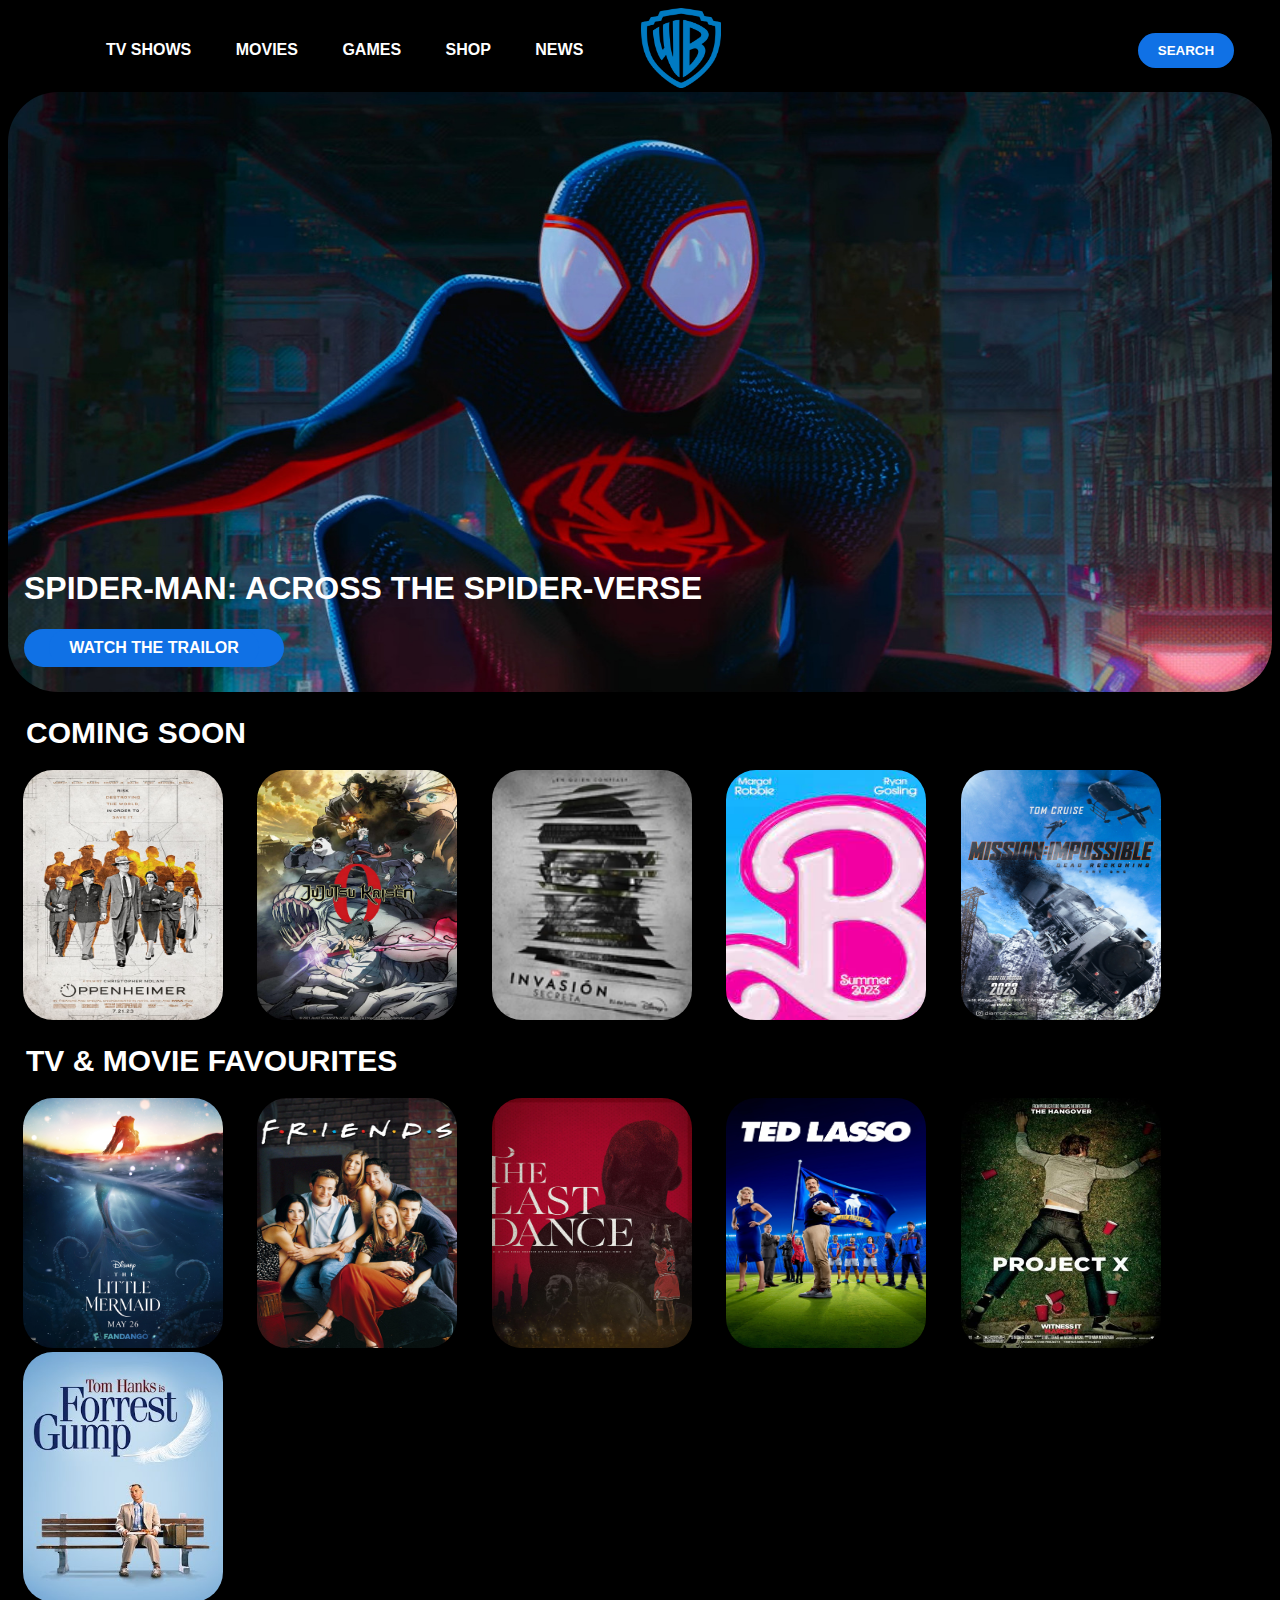
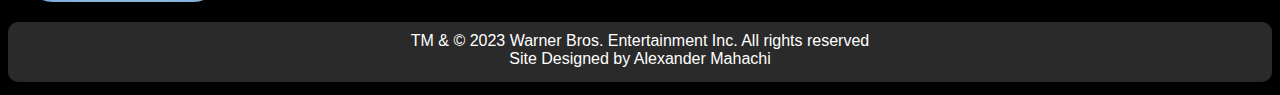
<file: index.html>
<!--THIS MAIN PAGE/HOME PAGE THAT USERS WILL SEE FIRST AND SHOWS A MIXTURE OF BOTH MOVIES AND TV SERIES AND LINKS TO OTHER PAGES-->

<!DOCTYPE html>
<html lang="en">

    <head>
        <meta charset="UTF-8">
		<meta http-equiv="X-UA-Compatible" content="IE-edge">
		<meta name="viewport" content="width=device-width, initial-scale=1.0">
		<title> Warner Bros | Home of Warner Bros Movies, TV, Games & More</title>
		<link rel="stylesheet" href="warner_style.css">
    </head>

    <body>
         <!--NAVIGATION BAR THAT APPEARS ON EVERY PAGE-->
        <div class="topsection">
            <nav>
            <ul>
                <li><a href="warnerbros_tvshows.html">TV SHOWS</a></li>
                <li><a href="warnerbros_movies.html">MOVIES</a></li>
                <li><a href="warnerbros_games.html">GAMES</a></li>
                <li><a href="warnerbros_shop.html">SHOP</a></li>
                <li><a href="warnerbros_news.html">NEWS</a></li>
            </ul>
            <a href="index.html" class="logo"><!--LINK TAKES US BACK TO THE HOME PAGE WHEN USER CLICKS ON THE LOGO-->
                <img src="warner_logo.png" alt="Warner Bros logo" width="80px" height="80px">
            </a>
            <button type="button">SEARCH</button><!--A BUTTON FOR SEARCHING BUT I DIDNT GIVE IT ANY FUNCTIONALITY-->
            </nav>
        </div>

        <!--IMAGE THAT SPANS THE WIDTH OF THE BROWSER WINDOW. CATCHES THE EYE AND HAS TEXT & HYPERLINKS DESCRIBING THE IMAGE ON IT-->
        <div class="spiderman">
            <img src="spidey.jpg" alt="SPIDER-MAN: ACROSS THE SPIDER-VERSE" width="100%" height="600" class="spi">
            <div class="bottemleft">
                <h1 class="blue">SPIDER-MAN: ACROSS THE SPIDER-VERSE</h1>
                <h4 class="_b99"><a href="https://youtu.be/cqGjhVJWtEg" target="_blank">WATCH THE TRAILOR</a></h4>
            </div>
        </div>

        <section>
            <!--THIS SECTION CONTAINS MOVIES & TV SHOWS THAT A COMING SOON. WHEN A USER HOVERS OVER A PICTURE, IT BLURS AND PROVIDES ITS NAME AND ITS RELEASE DATE-->
            <h1 class="firsthead">COMING SOON</h1> 

                 <div class="image_container">
                    <img src="oppenheimer.jpg" width="200px" height="250px" alt="Oppenheimer" class="myimages">
                    <div class="content content--blur">
                        <a href="#" class="img_title">OPPENHEIMER</a>
                        <p class="img_description">ONLY IN THEATRES JULY 21</p>
                    </div>
                </div>
                
                <div class="image_container">
                    <img src="jjk0.jpg" width="200px" height="250px" alt="Jujutsu Kaisen Movie 0" class="myimages" >
                    <div class="content content--blur">
                       <a href="#" class="img_title">JUJUTSU KAISEN</a>
                       <p class="img_description">ONLY IN THEATRES DECEMBER 24</p>
                    </div>
                </div>
                
                <div class="image_container">
                    <img src="secretinvasion.jpg" width="200px" height="250px" alt="Secret Invasion" class="myimages" >
                    <div class="content content--blur">
                       <a href="#" class="img_title">SECRET INVASION</a>
                       <p class="img_description">ON DISNEY+ JUNE 21</p>
                    </div>
                </div>

                <div class="image_container">
                    <img src="barbie.jpg" width="200px" height="250px" alt="Barbie: The Movie" class="myimages" >
                    <div class="content content--blur">
                       <a href="#" class="img_title">BARBIE</a>
                       <p class="img_description">ONLY IN THEATRES JUNE 2</p>
                    </div>
                </div>

                <div class="image_container">
                    <img src="mission_impossible.jpg" width="200px" height="250px" alt="Mission-Impossible Dead Reckoning Part 1" class="myimages" >
                    <div class="content content--blur">
                       <a href="#" class="img_title">Mission-Impossible</a>
                       <p class="img_description">ONLY IN THEATRES 2023</p>
                    </div>
                </div>
        </section>

        <section>
            <!--THIS SECTION COTAINS THE MOVIES & TV FAVOURITES. WHEN A USER HOVERS OVER A PICTURE, IT BLURS AND PROVIDES ITS NAME AND HOW TO WATCH/GET THEM-->
            <h1 class="firsthead">TV & MOVIE FAVOURITES</h1> 

                 <div class="image_container">
                    <img src="little_mermaid.jpg" width="200px" height="250px" alt="The Little Mermaid" class="myimages">
                    <div class="content content--blur">
                        <a href="#" class="img_title">LITTLE MERMAID</a>
                        <p class="img_description">WATCH ON HBO MAX NOW</p>
                    </div>
                </div>
                
                <div class="image_container">
                    <img src="friends.jpg" width="200px" height="250px" alt="Friends" class="myimages" >
                    <div class="content content--blur">
                       <a href="#" class="img_title">FRIENDS</a>
                       <p class="img_description">WATCH ON NETFLIX NOW</p>
                    </div>
                </div>
                
                <div class="image_container">
                    <img src="lastdance.jpg" width="200px" height="250px" alt="The Last Dance" class="myimages" >
                    <div class="content content--blur">
                       <a href="#" class="img_title">THE LAST DANCE</a>
                       <p class="img_description">WATCH ON STREAM PLATFORMS</p>
                    </div>
                </div>

                <div class="image_container">
                    <img src="tedlasso.jpg" width="200px" height="250px" alt="Ted Lasso" class="myimages" >
                    <div class="content content--blur">
                       <a href="#" class="img_title">TED LASSO</a>
                       <p class="img_description">WATCH ON APPLE TV</p>
                    </div>
                </div>

                <div class="image_container">
                    <img src="projectx.jpg" width="200px" height="250px" alt="Project X" class="myimages" >
                    <div class="content content--blur">
                       <a href="#" class="img_title">Project X</a>
                       <p class="img_description">WATCH ON NETFLIX</p>
                    </div>
                </div>

                <div class="image_container">
                    <img src="forrestgump.jpg" width="200px" height="250px" alt="Forest Gump" class="myimages" >
                    <div class="content content--blur">
                       <a href="#" class="img_title">FORREST GUMP</a>
                       <p class="img_description">OWN IT TODAY  </p>
                    </div>
                </div>   
        </section>

        <footer>
            <p class="footer"><!--FOOTER THAT SHOULD CONTAIN THE COPYRIGHT INFORMATION AND MY NAME-->
                TM & © 2023 Warner Bros. Entertainment Inc. All rights reserved
                <br>
                Site Designed by Alexander Mahachi
            </p>
        </footer>
    </body>
</html>
</file>
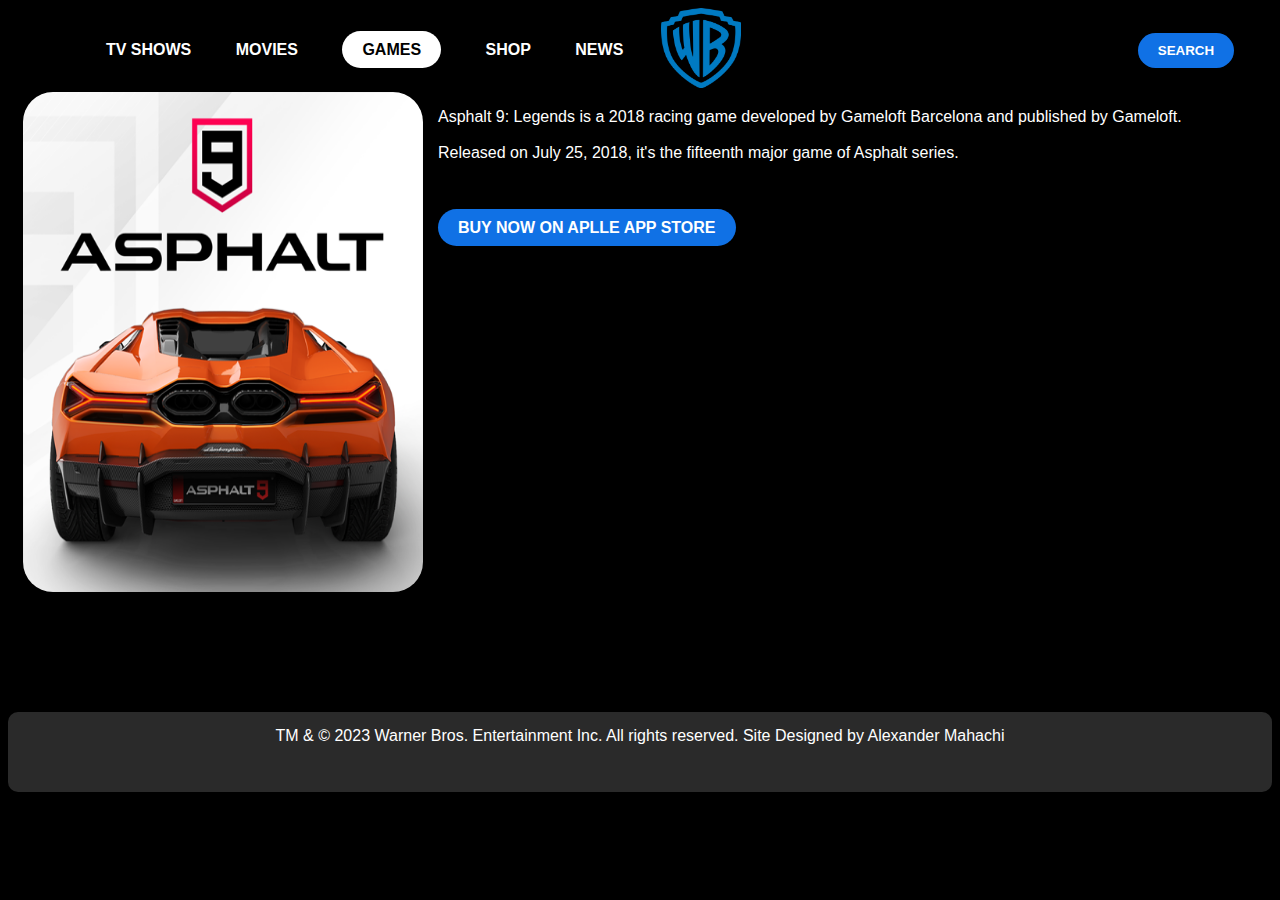
<file: warnerbros_asphalt.html>
<!DOCTYPE html>
<html lang="en">

    <head>
        <meta charset="UTF-8">
		<meta http-equiv="X-UA-Compatible" content="IE-edge">
		<meta name="viewport" content="width=device-width, initial-scale=1.0">
		<title> Warner Bros | TV Shows</title>
		<link rel="stylesheet" href="warner_style.css">
    </head>

    <body>
        <!--NAVIGATION BAR THAT APPEARS ON EVERY PAGE-->
        <div class="topsection">
            <nav>
            <ul>
                <li><a href="warnerbros_tvshows.html">TV SHOWS</a></li>
                <li><a href="warnerbros_movies.html">MOVIES</a></li>
                <li><a href="warnerbros_games.html" class="TV">GAMES</a></li>
                <li><a href="warnerbros_shop.html">SHOP</a></li>
                <li><a href="warnerbros_news.html">NEWS</a></li>
            </ul>
            <a href="index.html" class="logo"><!--LINK TAKES US BACK TO THE HOME PAGE WHEN USER CLICKS ON THE LOGO-->
                <img src="warner_logo.png" alt="Warner Bros logo" width="80px" height="80px">
            </a>
            <button type="button">SEARCH</button><!--A BUTTON FOR SEARCHING BUT I DIDNT GIVE IT ANY FUNCTIONALITY-->
            </nav>
        </div>

        <section class="set_info">
                <!--THIS BLOCK CONTAINS  THE LATEST SERIES. WHEN A USER HOVERS OVER A PICTURE, IT BLURS  AND PROVIDES ITS NAME AND HOW TO WATCH THEM-->
                 <div class="image_container">
                    <img src="asphalt9.png" width="400px" height="500px" alt="Top Boy" class="myimages">
                    <div class="content content--blur">
                        <a href="warnerbros_asphalt.html" class="img_title">ASPHALT 9</a>
                        <p class="img_description">BUY NOW ON APP STORE</p>
                    </div>
                </div>
        </section>
        <p class="news">
            Asphalt 9: Legends is a 2018 racing game developed by Gameloft Barcelona and published by Gameloft. 
            <br>
            <br>
            Released on July 25, 2018, it's the fifteenth major game of Asphalt series.
            <br>
            <br>
            <br>
            <h4><a href="https://apps.apple.com/ph/app/asphalt-9-legends/id805603214" target="_blank" class="_b99">BUY NOW ON APLLE APP STORE</a></h4>


        </p>

        <footer>
            <p class="footerboy"><!--FOOTER THAT SHOULD CONTAIN THE COPYRIGHT INFORMATION AND MY NAME-->
                TM & © 2023 Warner Bros. Entertainment Inc. All rights reserved.
                Site Designed by Alexander Mahachi
            </p>
        </footer>
     </body>
</html>
</file>
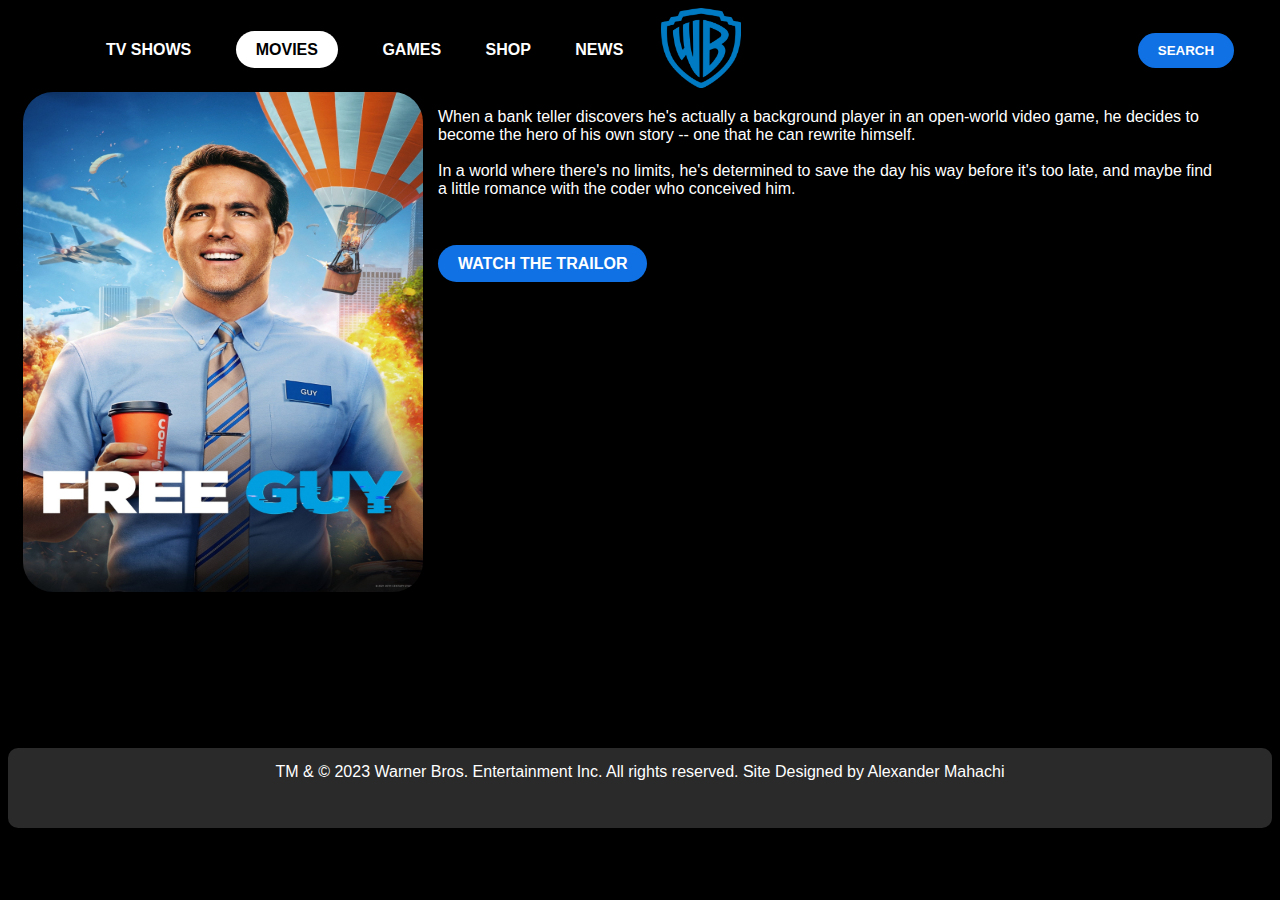
<file: warnerbros_freeguy.html>
<!DOCTYPE html>
<html lang="en">

    <head>
        <meta charset="UTF-8">
		<meta http-equiv="X-UA-Compatible" content="IE-edge">
		<meta name="viewport" content="width=device-width, initial-scale=1.0">
		<title> Warner Bros | TV Shows</title>
		<link rel="stylesheet" href="warner_style.css">
    </head>

    <body>
        <!--NAVIGATION BAR THAT APPEARS ON EVERY PAGE-->
        <div class="topsection">
            <nav>
            <ul>
                <li><a href="warnerbros_tvshows.html">TV SHOWS</a></li>
                <li><a href="warnerbros_movies.html" class="TV">MOVIES</a></li>
                <li><a href="warnerbros_games.html">GAMES</a></li>
                <li><a href="warnerbros_shop.html">SHOP</a></li>
                <li><a href="warnerbros_news.html">NEWS</a></li>
            </ul>
            <a href="index.html" class="logo"><!--LINK TAKES US BACK TO THE HOME PAGE WHEN USER CLICKS ON THE LOGO-->
                <img src="warner_logo.png" alt="Warner Bros logo" width="80px" height="80px">
            </a>
            <button type="button">SEARCH</button><!--A BUTTON FOR SEARCHING BUT I DIDNT GIVE IT ANY FUNCTIONALITY-->
            </nav>
        </div>

        <section class="set_info">
                <!--THIS BLOCK CONTAINS  THE LATEST SERIES. WHEN A USER HOVERS OVER A PICTURE, IT BLURS  AND PROVIDES ITS NAME AND HOW TO WATCH THEM-->
                 <div class="image_container">
                    <img src="freeguy.jpg" width="400px" height="500px" alt="Top Boy" class="myimages">
                    <div class="content content--blur">
                        <a href="warnerbros_freeguy.html" class="img_title">FREE GUY</a>
                        <p class="img_description">RENT IT TODAY</p>
                    </div>
                </div>
        </section>
        <p class="news">
            When a bank teller discovers he's actually a background player in an open-world video game, he decides to become the hero of his own story -- one that he can rewrite himself.
            <br>
            <br>
            In a world where there's no limits, he's determined to save the day his way before it's too late, and maybe find a little romance with the coder who conceived him.
            <br>
            <br>
            <br>
            <h4><a href="https://youtu.be/X2m-08cOAbc" target="_blank" class="_b99">WATCH THE TRAILOR</a></h4>


        </p>

        <footer>
            <p class="footerboy"><!--FOOTER THAT SHOULD CONTAIN THE COPYRIGHT INFORMATION AND MY NAME-->
                TM & © 2023 Warner Bros. Entertainment Inc. All rights reserved.
                Site Designed by Alexander Mahachi
            </p>
        </footer>
     </body>
</html>
</file>
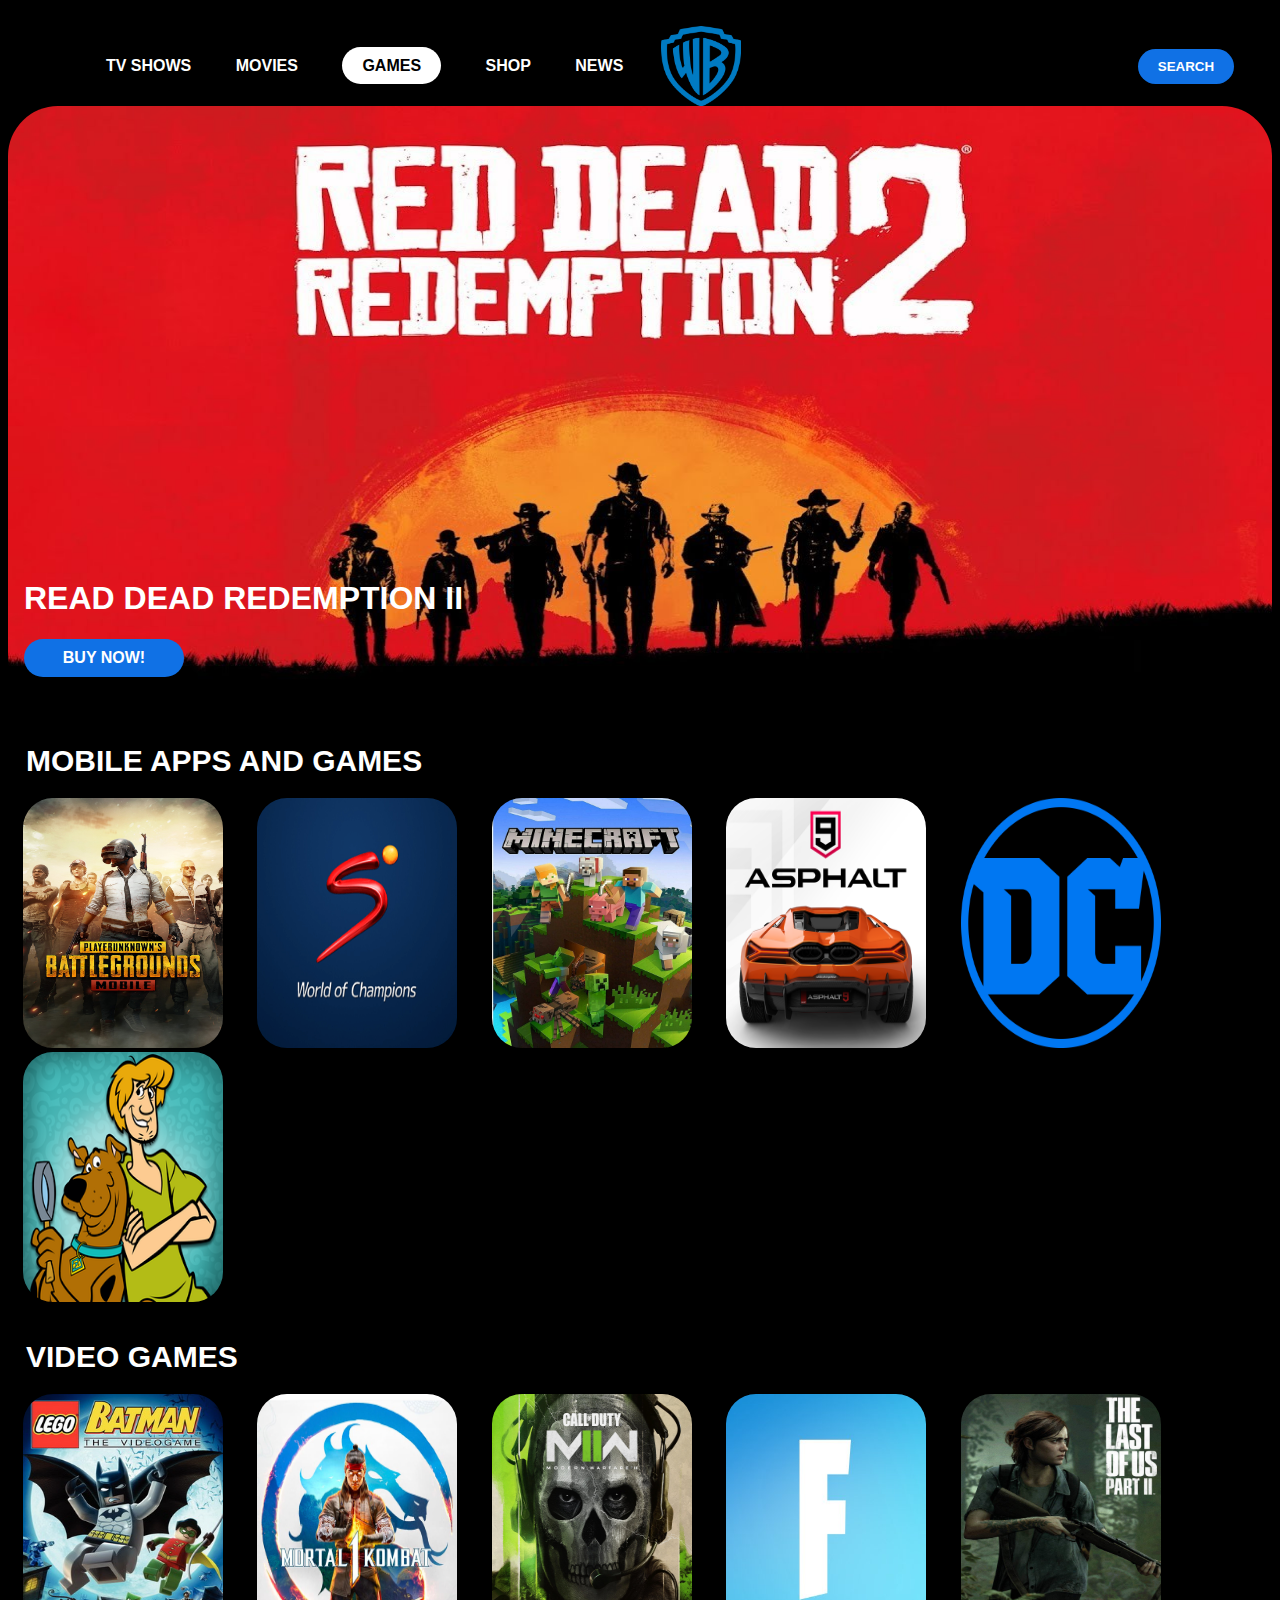
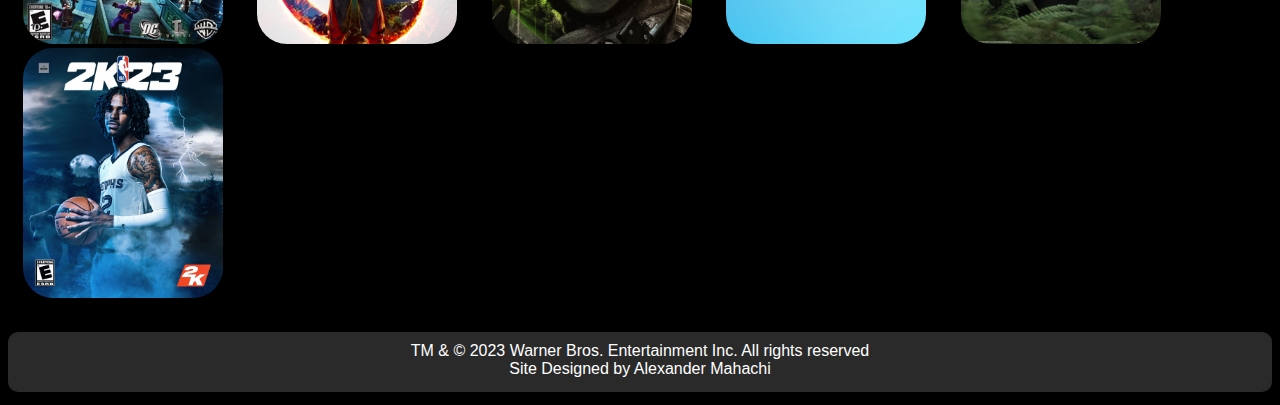
<file: warnerbros_games.html>
V<!--THIS WEB PAGE CONTAINS THE RELEVANT INFORMTION REGARDING THE MOBILE APPS AND GAMES TWARNER BROS OFFERS-->

<!DOCTYPE html>
<html lang="en">

    <head>
        <meta charset="UTF-8">
		<meta http-equiv="X-UA-Compatible" content="IE-edge">
		<meta name="viewport" content="width=device-width, initial-scale=1.0">
		<title> Warner Bros | Games</title>
		<link rel="stylesheet" href="warner_style.css">
    </head>

    <body>
        <!--NAVIGATION BAR THAT APPEARS ON EVERY PAGE-->
        <div class="topsection">
            <nav>
            <ul>
                <li><a href="warnerbros_tvshows.html">TV SHOWS</a></li>
                <li><a href="warnerbros_movies.html">MOVIES</a></li>
                <li><a href="warnerbros_games.html" class="TV">GAMES</a></li>
                <li><a href="warnerbros_shop.html">SHOP</a></li>
                <li><a href="warnerbros_news.html">NEWS</a></li>
            </ul>
            <a href="index.html" class="logo">
                <img src="warner_logo.png" alt="Warner Bros logo" width="80px" height="80px"><!--LINK TAKES US BACK TO THE HOME PAGE WHEN USER CLICKS ON THE LOGO-->
            </a>
            <button type="button">SEARCH</button><!--A BUTTON FOR SEARCHING BUT I DIDNT GIVE IT ANY FUNCTIONALITY-->
            </nav>
        </div>


        <!--IMAGE THAT SPANS THE WIDTH OF THE BROWSER WINDOW. CATCHES THE EYE AND HAS TEXT & HYPERLINKS DESCRIBING THE IMAGE ON IT-->
        <div class="spiderman">
            <img src="deaered2.jpg" alt="Read Dead Redemption II" width="100%" height="600" class="spi">
            <div class="bottemleft">
                <h1 class="blue">READ DEAD REDEMPTION II</h1>
                <h4 class="_rdead">BUY NOW!</h4>
            </div>
        </div>
        <br>
        <section>
            <h1 class="firsthead">MOBILE APPS AND GAMES</h1> 
                <!--THIS BLOCK CONTAINS  MOBILE APPS AND GAMES DOWNLOADABLE ON THE APP STORE, GOOGLE PLAY, OR EQUIVALENT APPLICATION STORES-->
                 <div class="image_container">
                    <img src="pubg.jpg" width="200px" height="250px" alt="PUBG" class="myimages">
                    <div class="content content--blur">
                        <a href="#" class="img_title">PUBG MOBILE</a>
                        <p class="img_description">DOWNLOAD NOW</p>
                    </div>
                </div>
                
                <div class="image_container">
                    <img src="supersport.png" width="200px" height="250px" alt="SuperSport Mobile App" class="myimages" >
                    <div class="content content--blur">
                       <a href="#" class="img_title">SUPERSPORT APP</a>
                       <p class="img_description">DOWNLOAD NOW</p>
                    </div>
                </div>
                
                <div class="image_container">
                    <img src="minecraft.jpg" width="200px" height="250px" alt="Minecraft Mobile App" class="myimages" >
                    <div class="content content--blur">
                       <a href="#" class="img_title">MINECRAFT</a>
                       <p class="img_description">BUY NOW</p>
                    </div>
                </div>

                <div class="image_container">
                    <img src="asphalt9.png" width="200px" height="250px" alt="Asphalt 9" class="myimages" >
                    <div class="content content--blur">
                       <a href="warnerbros_asphalt.html" class="img_title">ASPHALT 9</a>
                       <p class="img_description">BUY NOW ON APP STORE</p>
                    </div>
                </div>

                <div class="image_container">
                    <img src="dclogo.png" width = "200px" height="250px" alt="DC Comics" class="myimages" >
                    <div class="content content--blur">
                       <a href="#" class="img_title">DC COMICS</a>
                       <p class="img_description">DOWNLOAD NOW</p>
                    </div>
                </div>

                <div class="image_container">
                    <img src="scoobydoo.png" width="200px" height="250px" alt="SCOOBY-DOO MYSTERY CASES" class="myimages" >
                    <div class="content content--blur">
                       <a href="#" class="img_title">SCOOBY-DOO MYSTERY CASES</a>
                       <p class="img_description">BUY NOW</p>
                    </div>
                </div>
        </section>
        <br>
        <section>
            <h1 class="firsthead">VIDEO GAMES</h1> 
            <!--THIS BLOCK CONTAINS THE VIDEO GAMES AVAILABLE ON PLAYSTATION, XBOX & NINTENDO-->
                 <div class="image_container">
                    <img src="legobatman.jpg" width="200px" height="250px" alt="Lego Batman" class="myimages">
                    <div class="content content--blur">
                        <a href="#" class="img_title">LEGO BATMAN</a>
                        <p class="img_description">BUY NOW</p>
                    </div>
                </div>
                
                <div class="image_container">
                    <img src="mortalcombat.jpg" width="200px" height="250px" alt="Mortal Combat" class="myimages" >
                    <div class="content content--blur">
                       <a href="#" class="img_title">MORTAL COMBAT</a>
                       <p class="img_description">BUY NOW</p>
                    </div>
                </div>
                
                <div class="image_container">
                    <img src="callofduty.jpg" width="200px" height="250px" alt="Call of Duty" class="myimages" >
                    <div class="content content--blur">
                       <a href="#" class="img_title">CALL OF DUTY</a>
                       <p class="img_description">BUY NOW</p>
                    </div>
                </div>

                <div class="image_container">
                    <img src="fortnite.png" width="200px" height="250px" alt="Fortnite" class="myimages" >
                    <div class="content content--blur">
                       <a href="#" class="img_title">FORTNITE</a>
                       <p class="img_description">BUY NOW</p>
                    </div>
                </div>

                <div class="image_container">
                    <img src="lastofus.jpg" width="200px" height="250px" alt="The Last Of Us Part 2" class="myimages" >
                    <div class="content content--blur">
                       <a href="#" class="img_title">THE LAST OF US II</a>
                       <p class="img_description">BUY NOW</p>
                    </div>
                </div>

                <div class="image_container">
                    <img src="nba2023.jpg" width="200px" height="250px" alt="NBA 2K2023" class="myimages" >
                    <div class="content content--blur">
                       <a href="#" class="img_title">NBA 2K 23</a>
                       <p class="img_description">RENT IT TODAY</p>
                    </div>
                </div>
        </section>
        <br>
        <footer>
            <p class="footer"><!--FOOTER THAT SHOULD CONTAIN THE COPYRIGHT INFORMATION AND MY NAME-->
                TM & © 2023 Warner Bros. Entertainment Inc. All rights reserved
                <br>
                Site Designed by Alexander Mahachi
            </p>
        </footer>
    </body>
</html>
</file>
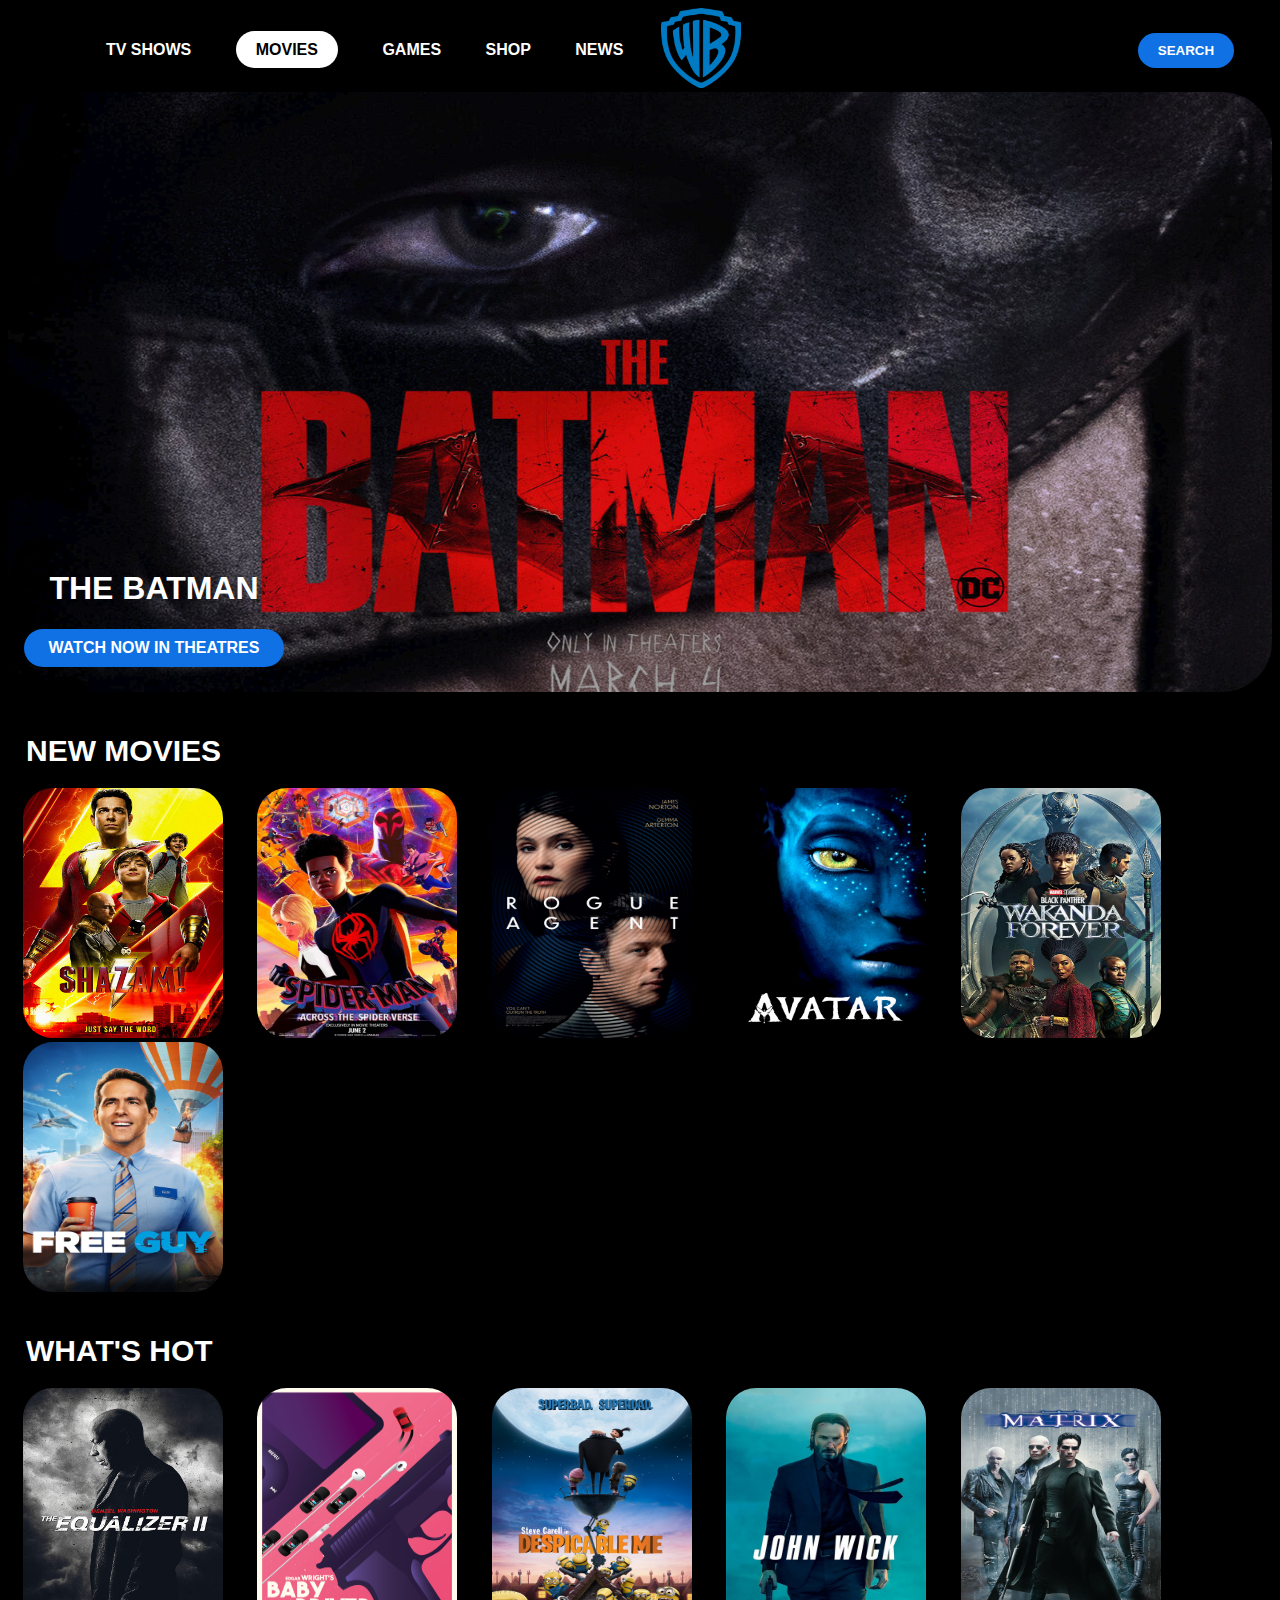
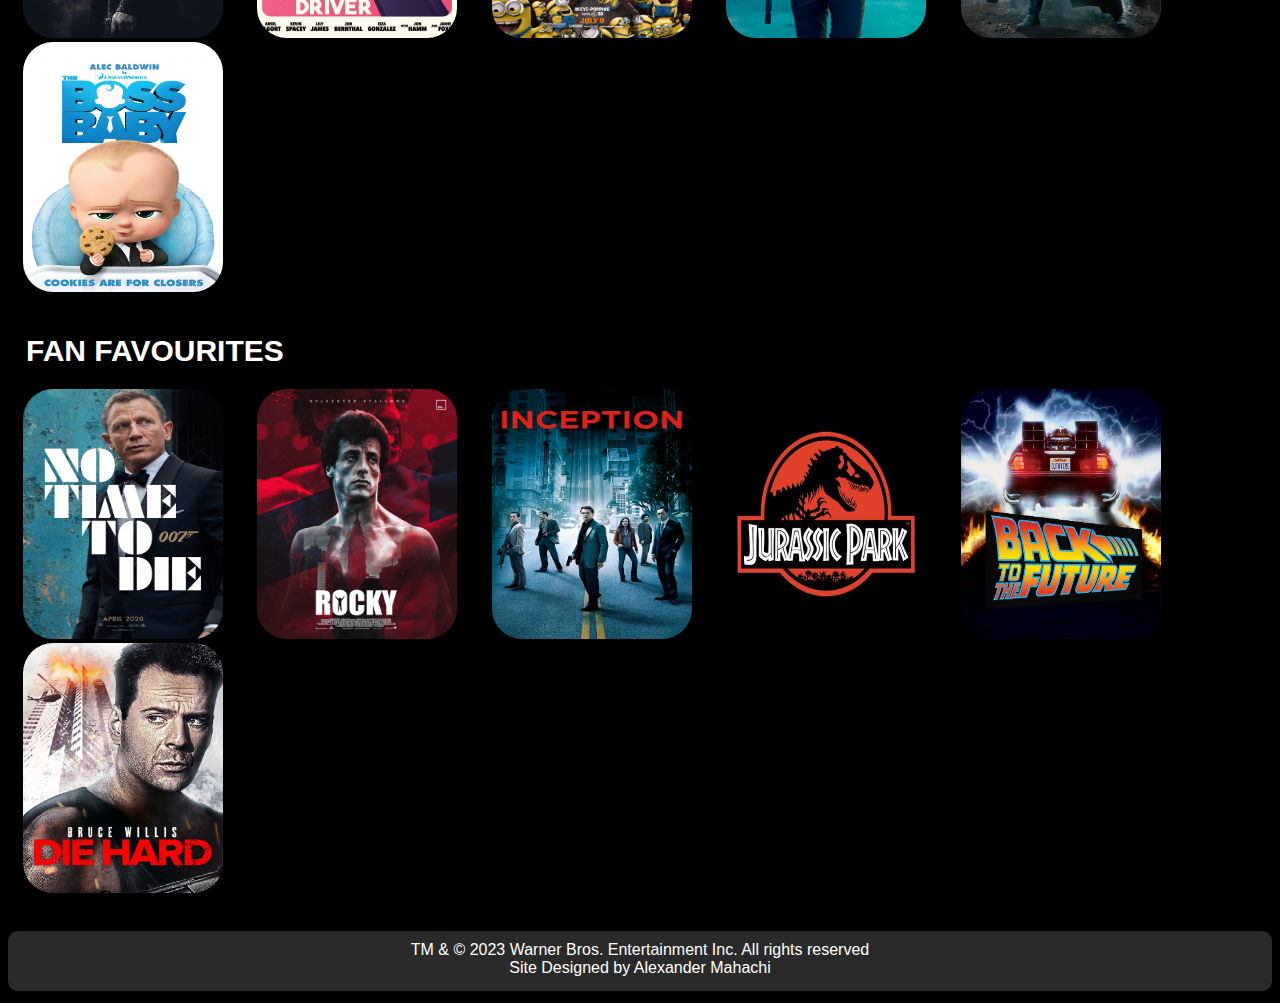
<file: warnerbros_movies.html>
<!--THIS WEB PAGE CONTAINS THE RELEVANT INFORMTION REGARDING THE MOVIES TWARNER BROS OFFERS-->

<!DOCTYPE html>
<html lang="en">

    <head>
        <meta charset="UTF-8">
		<meta http-equiv="X-UA-Comtible" content="IE-edge">
		<meta name="viewport" content="width=device-width, initial-scale=1.0">
		<title> Warner Bros | Movies</title>
		<link rel="stylesheet" href="warner_style.css">
    </head>

    <body>
        <!--NAVIGATION BAR THAT APPEARS ON EVERY PAGE-->
        <div class="topsection">
            <nav>
            <ul>
                <li><a href="warnerbros_tvshows.html">TV SHOWS</a></li>
                <li><a href="warnerbros_movies.html" class="TV">MOVIES</a></li>
                <li><a href="warnerbros_games.html">GAMES</a></li>
                <li><a href="warnerbros_shop.html">SHOP</a></li>
                <li><a href="warnerbros_news.html">NEWS</a></li>
            </ul>
            <a href="index.html" class="logo">
                <img src="warner_logo.png" alt="Warner Bros logo" width="80px" height="80px"><!--LINK TAKES US BACK TO THE HOME PAGE WHEN USER CLICKS ON THE LOGO-->
            </a>
            <button type="button">SEARCH</button><!--A BUTTON FOR SEARCHING BUT I DIDNT GIVE IT ANY FUNCTIONALITY-->
            </nav>
        </div>

        <!--IMAGE THAT SPANS THE WIDTH OF THE BROWSER WINDOW. CATCHES THE EYE AND HAS TEXT & HYPERLINKS DESCRIBING THE IMAGE ON IT-->
        <div class="spiderman">
            <img src="battyman.png" alt="The Batman" width="100%" height="600" class="spi">
            <div class="bottemleft">
                <h1 class="blue">THE BATMAN</h1>
                <h4 class="_b99">WATCH NOW IN THEATRES</h4>
            </div>
        </div>
        <br>
        <section>
            <h1 class="firsthead">NEW MOVIES</h1> 
                <!--THIS BLOCK CONTAINS  THE LATEST MOVIES. WHEN A USER HOVERS OVER A PICTURE, IT BLURS  AND PROVIDES ITS NAME AND HOW TO WATCH THEM-->
                 <div class="image_container">
                    <img src="shazam.jpg" width="200px" height="250px" alt="Shazam" class="myimages">
                    <div class="content content--blur">
                        <a href="#" class="img_title">SHAZAM</a>
                        <p class="img_description">RENT IT TODAY</p>
                    </div>
                </div>
                
                <div class="image_container">
                    <img src="moviespidey.jpg" width="200px" height="250px" alt="SPIDER-MAN: ACROSS THE SPIDER-VERSE" class="myimages" >
                    <div class="content content--blur">
                       <a href="#" class="img_title">SPIDER-MAN</a>
                       <p class="img_description">WATCH IN THEATRES TODAY</p>
                    </div>
                </div>
                
                <div class="image_container">
                    <img src="rogueagent.jpg" width="200px" height="250px" alt="Rogue Agent" class="myimages" >
                    <div class="content content--blur">
                       <a href="#" class="img_title">ROGUE AGENT</a>
                       <p class="img_description">WATCH IN THEATRES TODAY</p>
                    </div>
                </div>

                <div class="image_container">
                    <img src="avatar.jpg" width="200px" height="250px" alt="The Avatar" class="myimages" >
                    <div class="content content--blur">
                       <a href="#" class="img_title">THE AVATAR</a>
                       <p class="img_description">RENT IT TODAY</p>
                    </div>
                </div>

                <div class="image_container">
                    <img src="wakanda.jpeg" width="200px" height="250px" alt="Wakanda Forever" class="myimages" >
                    <div class="content content--blur">
                       <a href="#" class="img_title">WAKANDA FOREVER</a>
                       <p class="img_description">WATCH IN THEATRES TODAY</p>
                    </div>
                </div>

                <div class="image_container">
                    <img src="freeguy.jpg" width="200px" height="250px" alt="Free Guy" class="myimages" >
                    <div class="content content--blur">
                       <a href="warnerbros_freeguy.html" class="img_title">FREE GUY</a>
                       <p class="img_description">RENT IT TODAY</p>
                    </div>
                </div>
        </section>
        <br>
        <section>
            <h1 class="firsthead">WHAT'S HOT</h1> 
                <!--BLOCK CONTAINS THE MOVIES THAT A POPULAR AT THE MOMENT.
                     WHEN A USER HOVERS OVER A PICTURE, IT BLURS, PROVIDES ITS NAME AND HOW TO WATCH THEM-->
                 <div class="image_container">
                    <img src="theequalizer.jpg" width="200px" height="250px" alt="The Equalizer" class="myimages">
                    <div class="content content--blur">
                        <a href="#" class="img_title">THE EQUALIZER</a>
                        <p class="img_description">RENT IT TODAY</p>
                    </div>
                </div>
                
                <div class="image_container">
                    <img src="babydriver.png" width="200px" height="250px" alt="Baby Driver" class="myimages" >
                    <div class="content content--blur">
                       <a href="#" class="img_title">BABY DRIVER</a>
                       <p class="img_description">WATCH ON HBO TODAY</p>
                    </div>
                </div>
                
                <div class="image_container">
                    <img src="despicableme.jpg" width="200px" height="250px" alt="Despicable Me" class="myimages" >
                    <div class="content content--blur">
                       <a href="#" class="img_title">DESPICABLE ME</a>
                       <p class="img_description">WATCH ON STREAMING SERVICES</p>
                    </div>
                </div>

                <div class="image_container">
                    <img src="johnwick.jpg" width="200px" height="250px" alt="John Wick" class="myimages" >
                    <div class="content content--blur">
                       <a href="#" class="img_title">JOHN WICK</a>
                       <p class="img_description">RENT IT TODAY</p>
                    </div>
                </div>

                <div class="image_container">
                    <img src="thematrix1999.jpg" width="200px" height="250px" alt="The MAtrix 1999" class="myimages" >
                    <div class="content content--blur">
                       <a href="#" class="img_title">THE MATRIX 1999</a>
                       <p class="img_description">WATCH ON NETLFIX</p>
                    </div>
                </div>

                <div class="image_container">
                    <img src="bossbaby.jpg" width="200px" height="250px" alt="Boss Baby" class="myimages" >
                    <div class="content content--blur">
                       <a href="#" class="img_title">BOSS BABY</a>
                       <p class="img_description">RENT IT TODAY</p>
                    </div>
                </div>
        </section>
        <br>
        <section>
            <h1 class="firsthead">FAN FAVOURITES</h1> 
                <!--BELOVED MOVIES THAT AGE WELL WITH TIME. PEOPLE WILL ALMOST ALWAYS INTERESTED IN THESE MOVIES.
                WHEN A USER HOVERS OVER A PICTURE, IT BLURS, PROVIDES ITS NAME AND HOW TO WATCH THEM-->
                 <div class="image_container">
                    <img src="no_time_to_die.jpg" width="200px" height="250px" alt="No Time To Die" class="myimages">
                    <div class="content content--blur">
                        <a href="#" class="img_title">NO TIME TO DIE</a>
                        <p class="img_description">WATCH ON STREAMING PLATFORMS</p>
                    </div>
                </div>
                
                <div class="image_container">
                    <img src="rocky.png" width="200px" height="250px" alt="Rocky" class="myimages" >
                    <div class="content content--blur">
                       <a href="#" class="img_title">ROCKY</a>
                       <p class="img_description">WATCH ON APPLETV+</p>
                    </div>
                </div>
                
                <div class="image_container">
                    <img src="inception.jpg" width="200px" height="250px" alt="Inception" class="myimages" >
                    <div class="content content--blur">
                       <a href="#" class="img_title">INCEPTION</a>
                       <p class="img_description">RENT IT TODAY</p>
                    </div>
                </div>

                <div class="image_container">
                    <img src="jurassic-park.jpg" width="200px" height="250px" alt="Jurassic Park" class="myimages" >
                    <div class="content content--blur">
                       <a href="#" class="img_title">JURASSIC PARK</a>
                       <p class="img_description">RENT COLLECTION TODAY</p>
                    </div>
                </div>

                <div class="image_container">
                    <img src="backtothefuture.jpeg" width="200px" height="250px" alt="Back To The Future Trilogy" class="myimages" >
                    <div class="content content--blur">
                       <a href="#" class="img_title">BACK THE THE FUTURE</a>
                       <p class="img_description">RENT COLLECTION TODAY</p>
                    </div>
                </div>

                <div class="image_container">
                    <img src="diehard.jpeg" width="200px" height="250px" alt="Die Hard" class="myimages" >
                    <div class="content content--blur">
                       <a href="#" class="img_title">DIE HARD</a>
                       <p class="img_description">RENT IT TODAY</p>
                    </div>
                </div>   
        </section>
        <br>
        <footer>
            <p class="footer"><!--FOOTER THAT SHOULD CONTAIN THE COPYRIGHT INFORMATION AND MY NAME-->
                TM & © 2023 Warner Bros. Entertainment Inc. All rights reserved
                <br>
                Site Designed by Alexander Mahachi
            </p>
        </footer>
    </body>
</html>
</file>
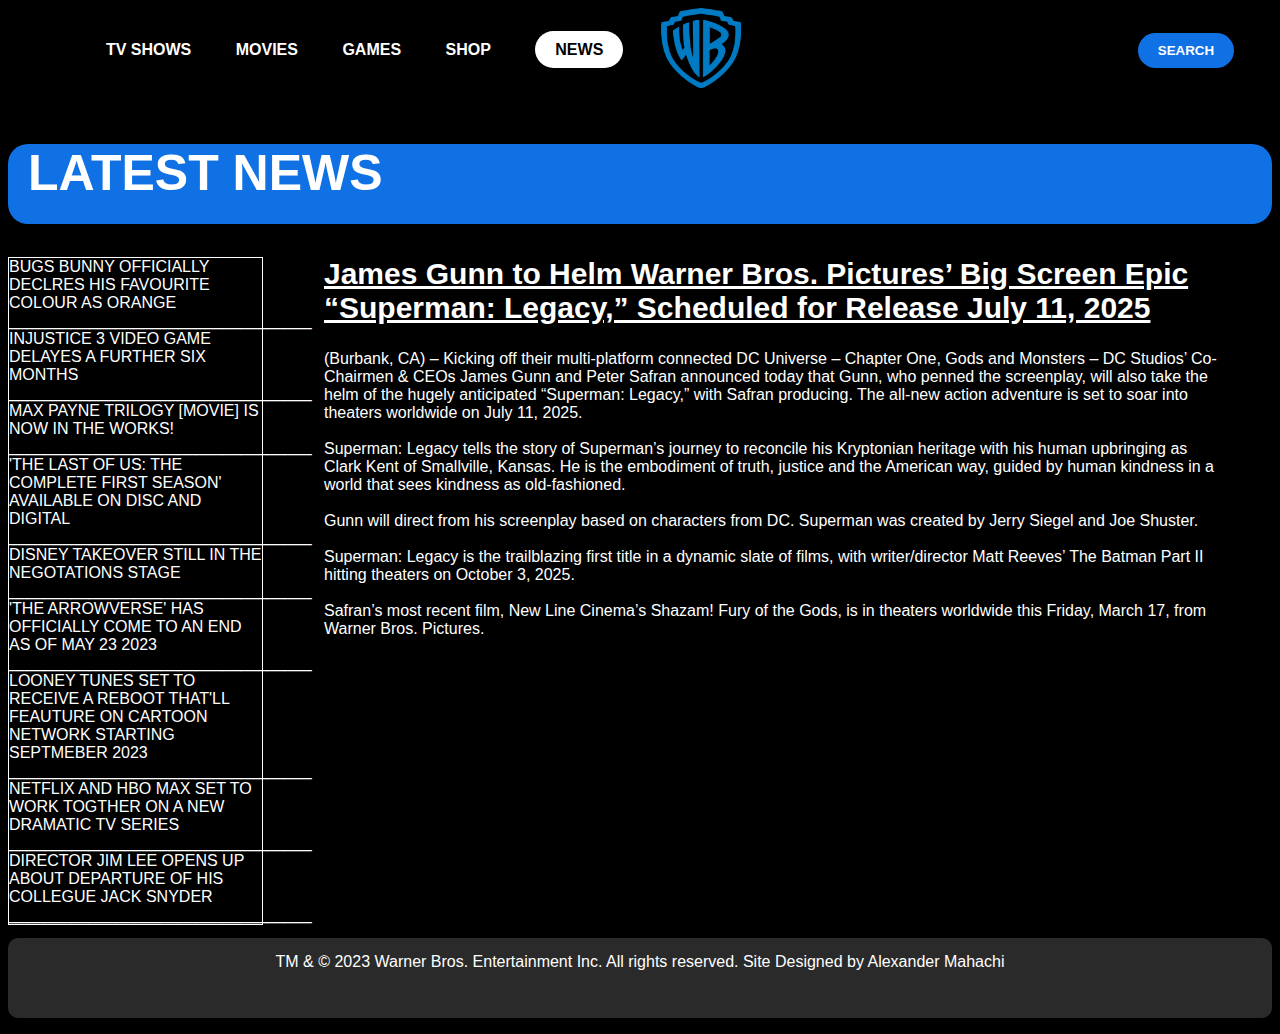
<file: warnerbros_news.html>
<!--THIS WEB PAGE WILL DIRECT USERS TO THE SITE THEY NEED TO FIND THE MERCHANDISE WARNERBROS SELLS-->

<!DOCTYPE html>
<html lang="en">

    <head>
        <meta charset="UTF-8">
		<meta http-equiv="X-UA-Compatible" content="IE-edge">
		<meta name="viewport" content="width=device-width, initial-scale=1.0">
		<title> Warner Bros | News</title>
		<link rel="stylesheet" href="warner_style.css">
    </head>

    <body>
        <!--NAVIGATION BAR THAT APPEARS ON EVERY PAGE-->
        <div class="topsection">
            <nav>
            <ul>
                <li><a href="warnerbros_tvshows.html">TV SHOWS</a></li>
                <li><a href="warnerbros_movies.html">MOVIES</a></li>
                <li><a href="warnerbros_games.html">GAMES</a></li>
                <li><a href="warnerbros_shop.html">SHOP</a></li>
                <li><a href="warnerbros_news.html" class="TV">NEWS</a></li>
            </ul>
            <a href="index.html" class="logo"><!--LINK TAKES US BACK TO THE HOME PAGE WHEN USER CLICKS ON THE LOGO-->
                <img src="warner_logo.png" alt="Warner Bros logo" width="80px" height="80px">
            </a>
            <button type="button">SEARCH</button><!--A BUTTON FOR SEARCHING BUT I DIDNT GIVE IT ANY FUNCTIONALITY-->
            </nav>
        </div>

        <br>
        <h1 class="shophead">LATEST NEWS</h1>
        <!--THE SECTION THAT CONTAINS OTHER TITLES OF OTHER ARTICLES TAHT FLOATS TO THE LEFT OF THE PAGE AS IT'S OWN SECTION-->
        <aside>
            <a href="#" class="bluenews">BUGS BUNNY OFFICIALLY DECLRES HIS FAVOURITE COLOUR AS ORANGE</a>
            __________________________________

            <a href="#" class="bluenews">INJUSTICE 3 VIDEO GAME DELAYES A FURTHER SIX MONTHS</a>
            __________________________________

            <a href="#" class="bluenews">MAX PAYNE TRILOGY [MOVIE] IS NOW IN THE WORKS!</a>
            __________________________________

            <a href="#" class="bluenews">'THE LAST OF US: THE COMPLETE FIRST SEASON' AVAILABLE ON  DISC AND DIGITAL</a>
            __________________________________

            <a href="#" class="bluenews">DISNEY TAKEOVER STILL IN THE NEGOTATIONS STAGE</a>
            __________________________________

            <a href="#" class="bluenews">'THE ARROWVERSE' HAS OFFICIALLY COME TO AN END AS OF MAY 23 2023</a>
            __________________________________

            <a href="#" class="bluenews">LOONEY TUNES SET TO RECEIVE A REBOOT THAT'LL FEAUTURE ON CARTOON NETWORK STARTING SEPTMEBER 2023</a>
            __________________________________

            <a href="#" class="bluenews">NETFLIX AND HBO MAX SET TO WORK TOGTHER ON A NEW DRAMATIC TV SERIES</a>
            __________________________________

            <a href="#" class="bluenews">DIRECTOR JIM LEE OPENS UP ABOUT DEPARTURE OF HIS COLLEGUE JACK SNYDER</a>
            __________________________________

        </aside>
       <!--THIS WILL BE THE MAIN ARTICLE THAT FILLS UP ABOUT 80% OF THE PAGE-->
      
        <h2 class="newstitle">James Gunn to Helm Warner Bros. Pictures’ Big Screen Epic “Superman: Legacy,” Scheduled for Release July 11, 2025</h2>
        <p class="news">
        (Burbank, CA) – Kicking off their multi-platform connected DC Universe – Chapter One, Gods and Monsters ­– DC Studios’ Co-Chairmen & CEOs James Gunn and Peter Safran announced today that Gunn, 
        who penned the screenplay, will also take the helm of the hugely anticipated “Superman: Legacy,” with Safran producing. The all-new action adventure is set to soar into theaters worldwide on July 11, 2025.
        <br>
        <br>
        Superman: Legacy tells the story of Superman’s journey to reconcile his Kryptonian heritage with his human upbringing as Clark Kent of Smallville, Kansas. He is the embodiment of truth, justice
        and the American way, guided by human kindness in a world that sees kindness as old-fashioned.  
        <br>
        <br>
        Gunn will direct from his screenplay based on characters from DC. Superman was created by Jerry Siegel and Joe Shuster.
        <br>
        <br>
        Superman: Legacy is the trailblazing first title in a dynamic slate of films, with writer/director Matt Reeves’ The Batman Part II hitting theaters on October 3, 2025.
        <br>
        <br>
        Safran’s most recent film, New Line Cinema’s Shazam! Fury of the Gods, is in theaters worldwide this Friday, March 17, from Warner Bros. Pictures.
        </p>
       

        <footer>
            <p class="footernews"><!--FOOTER THAT SHOULD CONTAIN THE COPYRIGHT INFORMATION AND MY NAME-->
                TM & © 2023 Warner Bros. Entertainment Inc. All rights reserved.
                Site Designed by Alexander Mahachi
            </p>
        </footer>
    </body>
</html>
</file>
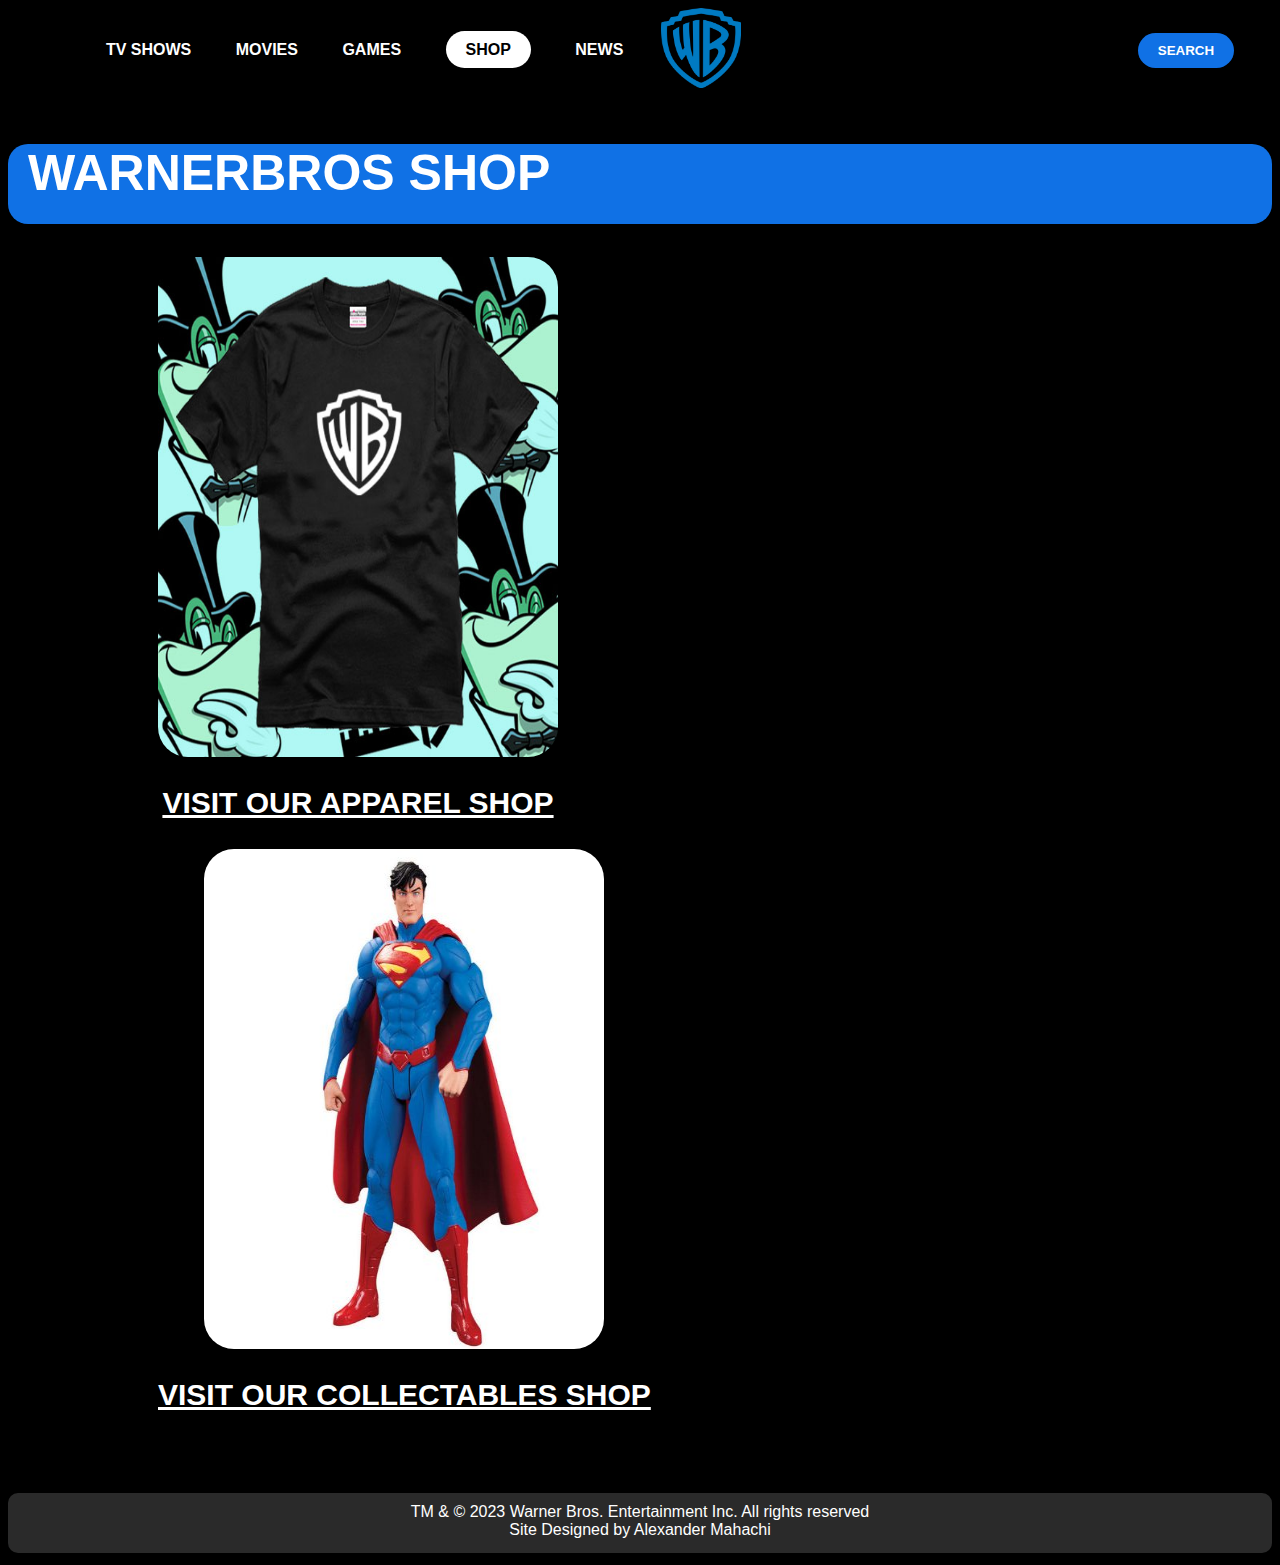
<file: warnerbros_shop.html>
<!--THIS WEB PAGE WILL DIRECT USERS TO THE SITE THEY NEED TO FIND THE MERCHANDISE WARNERBROS SELLS-->

<!DOCTYPE html>
<html lang="en">

    <head>
        <meta charset="UTF-8">
		<meta http-equiv="X-UA-Compatible" content="IE-edge">
		<meta name="viewport" content="width=device-width, initial-scale=1.0">
		<title> Warner Bros | Shop</title>
		<link rel="stylesheet" href="warner_style.css">
    </head>

    <body>
        <!--NAVIGATION BAR THAT APPEARS ON EVERY PAGE-->
        <div class="topsection">
            <nav>
            <ul>
                <li><a href="warnerbros_tvshows.html">TV SHOWS</a></li>
                <li><a href="warnerbros_movies.html">MOVIES</a></li>
                <li><a href="warnerbros_games.html">GAMES</a></li>
                <li><a href="warnerbros_shop.html" class="TV">SHOP</a></li>
                <li><a href="warnerbros_news.html">NEWS</a></li>
            </ul>
            <a href="index.html" class="logo"><!--LINK TAKES US BACK TO THE HOME PAGE WHEN USER CLICKS ON THE LOGO-->
                <img src="warner_logo.png" alt="Warner Bros logo" width="80px" height="80px">
            </a>
            <button type="button">SEARCH</button><!--A BUTTON FOR SEARCHING BUT I DIDNT GIVE IT ANY FUNCTIONALITY-->
            </nav>
        </div>

       
        <br>
        <section><!--THE MAIN BODY THAT LETS USERS ACCESS OUR SHOP-->
            <h1 class="shophead">WARNERBROS SHOP</h1>
            <div class="shop_container">
                <a href="https://wbshop.com/collections/all" target="_blank"><img src="warnershirt.jpg" width="400px" height="500px" alt="warner shirt" class="_shop"></a>
                <div>
                    <h2><a href="https://wbshop.com/collections/all" target="_blank">VISIT OUR APPAREL SHOP</a></h2>
                </div>
            </div>

            <div class="shop_container">
                <a href="https://wbshop.com/collections/all" target="_blank"><img src="superman.jpg" width="400px" height="500px" alt="warner shirt" class="_shop"></a>
                <div>
                    <h2><a href="https://wbshop.com/collections/collectibles" target="_blank">VISIT OUR COLLECTABLES SHOP</a></h2>
                </div>
            </div>
        </section>
        <br>
       
        <br>
        <footer>
            <p class="footer"><!--FOOTER THAT SHOULD CONTAIN THE COPYRIGHT INFORMATION AND MY NAME-->
                TM & © 2023 Warner Bros. Entertainment Inc. All rights reserved
                <br>
                Site Designed by Alexander Mahachi
            </p>
        </footer>
    </body>
</html>
</file>
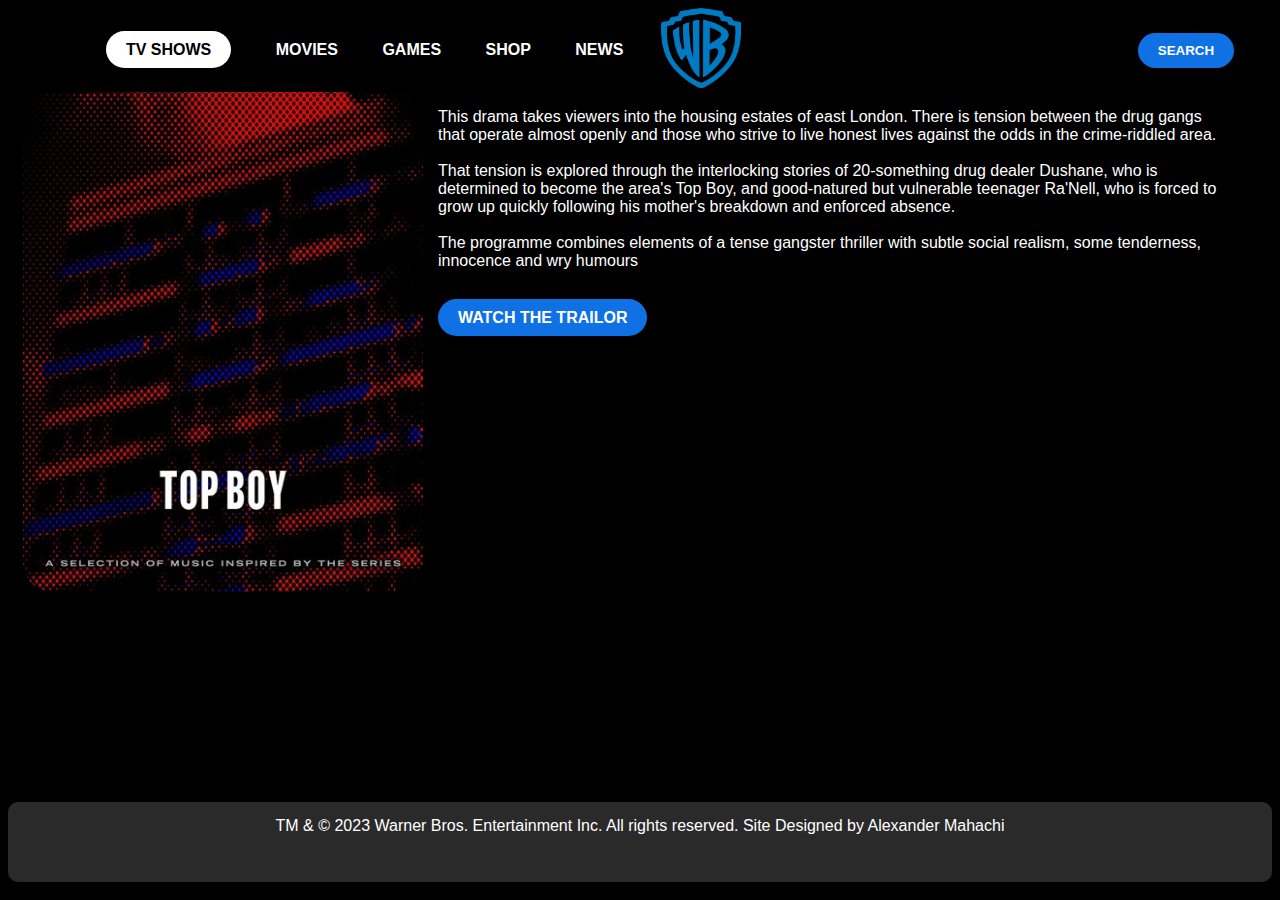
<file: warnerbros_topboy.html>
<!DOCTYPE html>
<html lang="en">

    <head>
        <meta charset="UTF-8">
		<meta http-equiv="X-UA-Compatible" content="IE-edge">
		<meta name="viewport" content="width=device-width, initial-scale=1.0">
		<title> Warner Bros | TV Shows</title>
		<link rel="stylesheet" href="warner_style.css">
    </head>

    <body>
        <!--NAVIGATION BAR THAT APPEARS ON EVERY PAGE-->
        <div class="topsection">
            <nav>
            <ul>
                <li><a href="warnerbros_tvshows.html" class="TV">TV SHOWS</a></li>
                <li><a href="warnerbros_movies.html">MOVIES</a></li>
                <li><a href="warnerbros_games.html">GAMES</a></li>
                <li><a href="warnerbros_shop.html">SHOP</a></li>
                <li><a href="warnerbros_news.html">NEWS</a></li>
            </ul>
            <a href="index.html" class="logo"><!--LINK TAKES US BACK TO THE HOME PAGE WHEN USER CLICKS ON THE LOGO-->
                <img src="warner_logo.png" alt="Warner Bros logo" width="80px" height="80px">
            </a>
            <button type="button">SEARCH</button><!--A BUTTON FOR SEARCHING BUT I DIDNT GIVE IT ANY FUNCTIONALITY-->
            </nav>
        </div>

        <section class="set_info">
                <!--THIS BLOCK CONTAINS  THE LATEST SERIES. WHEN A USER HOVERS OVER A PICTURE, IT BLURS  AND PROVIDES ITS NAME AND HOW TO WATCH THEM-->
                 <div class="image_container">
                    <img src="topboy.jpg" width="400px" height="500px" alt="Top Boy" class="myimages">
                    <div class="content content--blur">
                        <a href="#" class="img_title">TOP BOY</a>
                        <p class="img_description">WATCH ON NETFLIX</p>
                    </div>
                </div>
        </section>
        <p class="news">
            This drama takes viewers into the housing estates of east London. There is tension between the drug gangs that operate almost openly and those who strive to live honest lives against the odds in the crime-riddled area. 
            <br>
            <br>That tension is explored through the interlocking stories of 20-something drug dealer Dushane, who is determined to become the area's Top Boy, and good-natured but vulnerable teenager Ra'Nell, who is forced to grow up quickly following his mother's breakdown and enforced absence.
            <br>
            <br>
             The programme combines elements of a tense gangster thriller with subtle social realism, some tenderness, innocence and wry humours
             <br>
             <br>
             <h4><a href="https://youtu.be/L9QM_RqaYAg" target="_blank" class="_b99">WATCH THE TRAILOR</a></h4>           
        </p>

        <footer>
            <p class="footerboy"><!--FOOTER THAT SHOULD CONTAIN THE COPYRIGHT INFORMATION AND MY NAME-->
                TM & © 2023 Warner Bros. Entertainment Inc. All rights reserved.
                Site Designed by Alexander Mahachi
            </p>
        </footer>
     </body>
</html>
</file>
<file: warner_style.css>
body{
    background-color: black;
    font-family: Arial, Helvetica, sans-serif;
}
h1{
    color: white;
}
h3{
    color: white;
}
.topsection{
    width: 100%;
    
}
nav{
    display: flex;
    align-items: center;
    justify-content: space-between;
    padding-left: 3%;
    padding-right: 3%;
}
nav ul li{
    list-style-type: none;
    display: inline-block;
    padding: 10px 20px;
}
nav ul li a{
    color: white;
    text-decoration: none;
    font-weight: bold;
}
nav ul li a:hover{
    color: black;
    background: white;
    transition: .4s ease-in-out;
    border-radius: 50px;
    width: 100px;
    padding: 10px 20px;
}
button{
    border: none;
    background-color: #1071E5;
    padding: 10px 20px;
    border-radius: 20px;
    color: white;
    font-weight: bold;
}
button:hover{
    transform:scale(1.2);
    curser:pointer;
    transition: .4s ease-in-out;
}
.logo{
    margin-left: -380px;
}
.spiderman{
    position:relative;
    text-align: center;
    color: white;
}
.bottemleft{
    position: absolute;
    bottom: 8px;
    left:16px;
}
.bottemleft h4 a{
    text-decoration: none;
    color: white;
    width:100px;
    background: #1071E5;
    border-radius: 50px;
    padding: 10px 20px;
}
.bottemleft h4 a:hover{
    background: #1071E5;
    transition: .4s ease-in-out;
    border-radius: 50px;
    width: 100px;
    padding: 10px 20px;
}
.spi{
    border-radius: 50px;
}

.firsthead{
    font-size: 30px;
    margin-left: 18px;
    z-index: 0;
    position: relative;
}
.comingsoonimg{
    display: inline-block;
}
.myimages{
    border-radius: 30px;
    display: block;
}

.mov1{
    color: white;
    background: #1071E5;
    border-radius: 10px;
    width:50px;
    padding: 5px 5px; 
    margin-bottom: 10px; 
}
.heim_{
    text-decoration: none;
    color:white;
    font-weight: bold;
}
.oppe{
    color: white;
    font-size: 12px;
}
.image_container{
    position: relative;
    text-align: center;
    color: white;
    display: inline-block;
    padding:0 15px;
    overflow: hidden;
}
.image_container:hover{
    cursor: pointer;
    transition: .2s ease-in-out;
    
}
.content{
    position: absolute;
    top: 50%;
    left:50%;
    transform: translate(-50%,-50%);
    width: 100%;
    height: 100%;
    flex-direction: column;
    opacity: 0;
    padding-top: 220px;
   
}
.content--blur{
    backdrop-filter: blur(2px);
   
}
.content:hover{
    opacity: 1;
    transition: 2s ease-in-out;
}
.image_container--blur{
    backdrop-filter: blur(2px);
}
.img_title{
    font-size: 20px;
    font-weight: bold;
    text-decoration: underline;
    color: white;
}
.img_title a{
    text-decoration: underline;
    color: white;
}
.img_description{
    font-size: 12px;
    margin-top: 0.25em;
}
.footer{
    color: white;
    background-color: rgb(42, 42, 42);
    text-align: center;
    padding-top: 10px;
    width: 100%;
    height: 50px;
    border-radius: 10px;
    margin-bottom: 1%;
}
.TV{
    background-color: white;
    color: black;
    border-radius: 50px;
    padding: 10px 20px;
}
._b99{
    text-decoration: none;
    color: white;
    width:220px;
    background: #1071E5;
    border-radius: 50px;
    padding: 10px 20px;
}
._b99:hover{
    transform:scale(1.1);
    cursor:pointer;
    transition: .4s ease-in-out;
}
._h4:hover{
    transform:scale(1.2);
    cursor:pointer;
    transition: .4s ease-in-out;
}
._rdead{
    text-decoration: none;
    color: white;
    width:120px;
    background: #1071E5;
    border-radius: 50px;
    padding: 10px 20px;
    
}
._rdead:hover{
    transform:scale(1.1);
    cursor:pointer;
    transition: .4s ease-in-out;
    
}
.shophead{
    font-size: 50px;
    color: white;
    background: #1071E5;
    height: 80px;
    border-radius: 20px;
    padding:0 20px;
    text-align: left;
    padding-top: 2 0px;
   
}
._shop{
    filter: blur(0);
    transition: 0.5s ease-in-out;
    border-radius: 30px;
}
._shop:hover{
    filter: blur(1px);
  transition: 0.5s ease-in-out;
  
}
h2{
    color: white;
    font-size: 30px;
}  
h2 a{
    color: white;
    text-decoration: underline;
}
h2 a:hover{
    color: #1071E5;
    transition: .4s ease-in-out;
}
.shop_container{
    position: relative;
    text-align: center;
    color: white;
    display: inline-block;
    padding:0 150px;
    overflow: hidden;
}
.shop_container:hover{
    cursor: pointer;
    transition: .2s;
}
.news{
    color: white;
    margin-right: 4%;
    margin-left: 25%;
}
aside{
	 float: left;
	width: 20%;
	border: thin solid white;
	margin-bottom:2%;
    color: white;

}
aside a{
    color: white;
    text-decoration: none;
}

.newstitle{
    margin-left: 25%;
    text-decoration: underline;
}
.footernews{
    color: white;
    background-color: rgb(42, 42, 42);
    text-align: center;
    padding: 15px 0;
    width: 100%;
    height: 50px;
    border-radius: 10px;
    margin-top: 300px;   
}  
.bluenews:hover{
    color: #1071E5;
    transition: .4s ease-in-out;
}  
.set_info{
    float:left;
}
.footerboy{
    color: white;
    background-color: rgb(42, 42, 42);
    text-align: center;
    padding: 15px 0;
    width: 100%;
    height: 50px;
    border-radius: 10px;
    margin-top: 475px;
}
.guyfree{
    text-decoration: none;
    color: white;
    background: #1071E5;
    width:250px;
    padding: 10px;
    border-radius: 20px;
}
h4 a:hover{
    transform: scale(1.2);
    transition: .4s;
    cursor: pointer;
}
</file>
